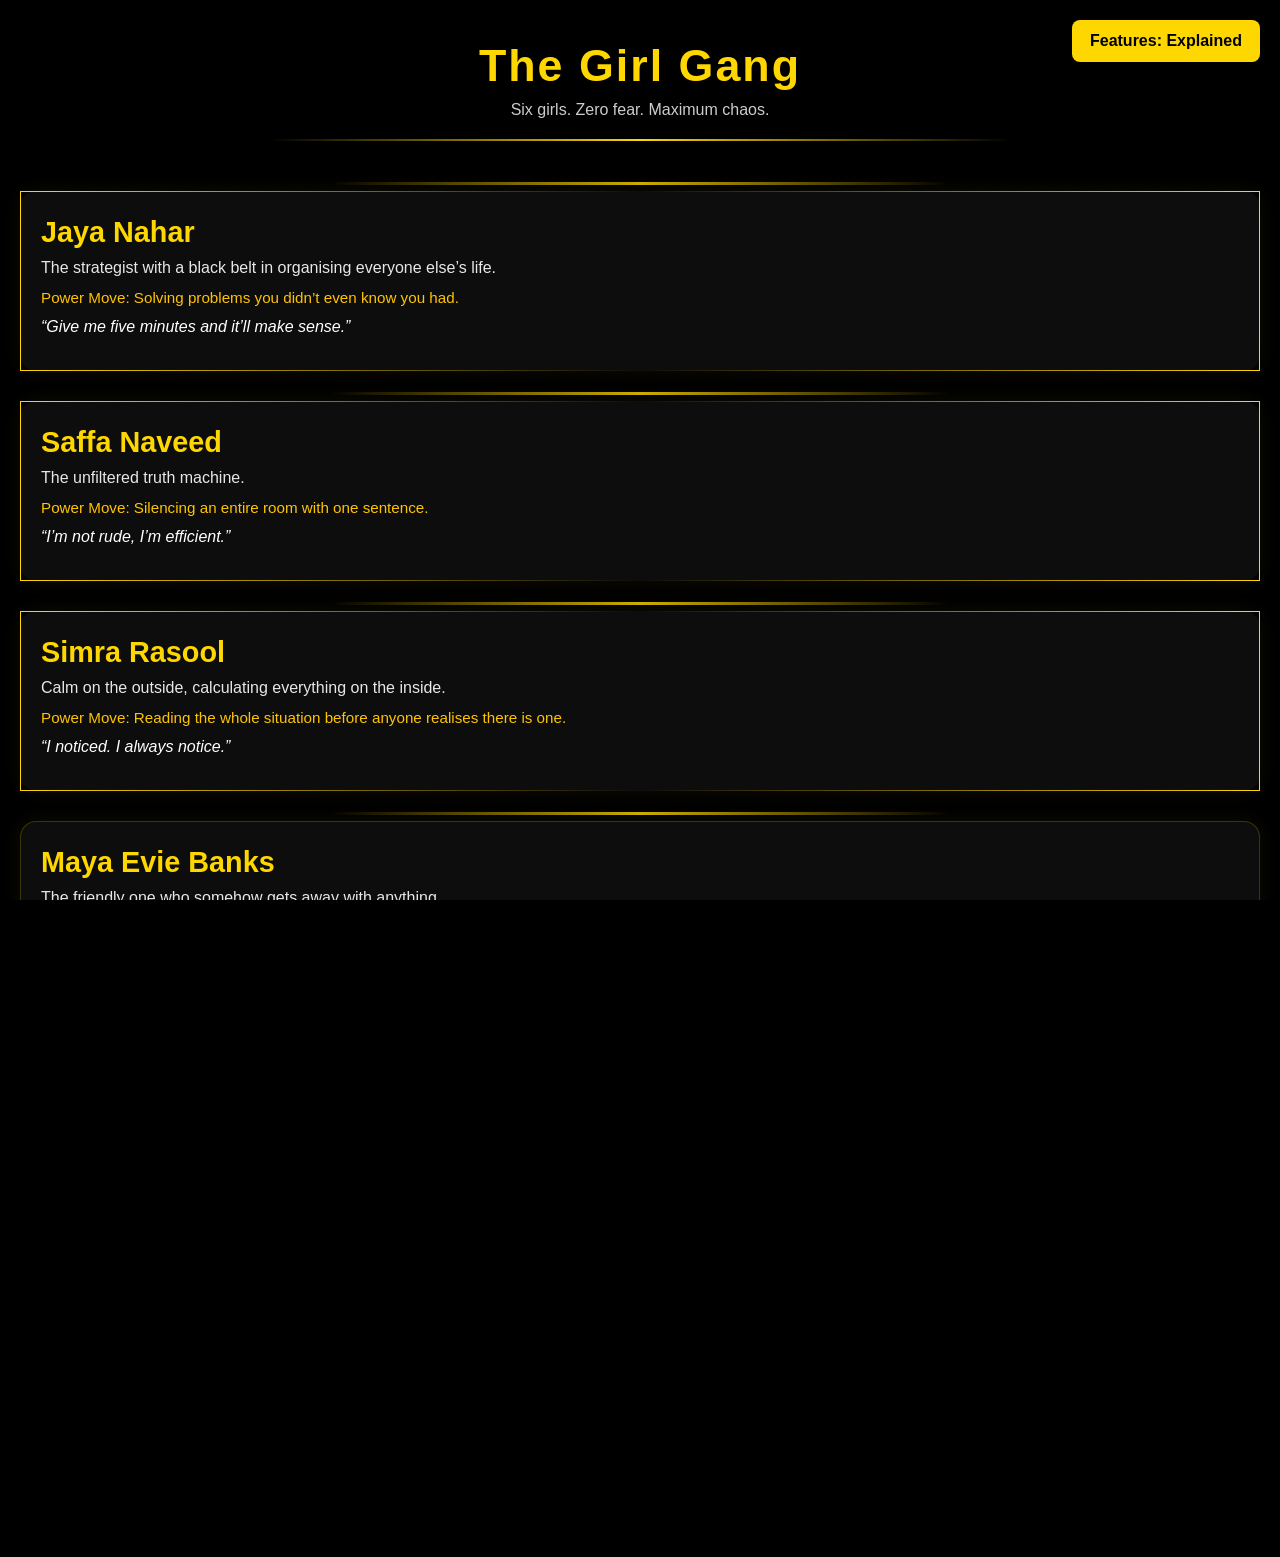
<file: index.html>
<!DOCTYPE html>
<html lang="en">
<head>
  <script>(function(w,d,s,l,i){w[l]=w[l]||[];w[l].push({'gtm.start':new Date().getTime(),event:'gtm.js'});var f=d.getElementsByTagName(s)[0],j=d.createElement(s),dl=l!='dataLayer'?'&l='+l:'';j.async=true;j.src='https://www.googletagmanager.com/gtm.js?id='+i+dl;f.parentNode.insertBefore(j,f);})(window,document,'script','dataLayer','GTM-5QFNR8NB');</script>
  <meta charset="UTF-8" />
  <meta name="viewport" content="width=device-width, initial-scale=1.0" />
  <title>The Girl Gang</title>
  <meta name="google-site-verification" content="v8RBVgenjuedK_qLobbjBKBWvCgAGpJ-OgRE2Tj2tcQ" />
  <link rel="canocial" href="https://the-girl-gang.netlify.app" />
  <meta name="viewport" content="Meet the Girl Gang — six chaotic legends, one unforgettable story. Explore their world, their drama, and their dangerously funny antics." />
  <link rel="stylesheet" href="css/styles-core.css" />
  <link rel="stylesheet" href="css/styles-flair.css" />
  <link rel="stylesheet" href="css/styles-ultra.css" />
  <link rel="icon" type="image/png" sizes="16x16" href="/favicons/favicon-16.png">
  <link rel="icon" type="image/png" sizes="32x32" href="/favicons/favicon-32.png">
  <link rel="icon" type="image/png" sizes="48x48" href="/favicons/favicon-48.png">
  <link rel="icon" type="image/png" sizes="64x64" href="/favicons/favicon-64.png">
  <link rel="icon" type="image/png" sizes="128x128" href="/favicons/favicon-128.png">
  <link rel="apple-touch-icon" sizes="180x180" href="/favicons/favicon-180.png">
</head>
<body>

  <!-- Google Tag Manager (noscript) -->
  <noscript><iframe src="https://www.googletagmanager.com/ns.html?id=GTM-5QFNR8NB"
  height="0" width="0" style="display:none;visibility:hidden"></iframe></noscript>
<!-- End Google Tag Manager (noscript) -->

  <a href="features-explained" id="gold-float-btn">Features: Explained</a>
  
  <header id="main-header">
    <h1 id="title">The Girl Gang</h1>
    <p id="tagline">Six girls. Zero fear. Maximum chaos.</p>
    <div id="header-divider"></div>
  </header>
  
  <main id="card-container">

    <!-- JAYA -->
    <section class="card" data-name="jaya">
      <h2 class="card-name">Jaya Nahar</h2>
      <p class="card-vibe">The strategist with a black belt in organising everyone else’s life.</p>
      <p class="card-power">Power Move: Solving problems you didn’t even know you had.</p>
      <p class="card-quote">“Give me five minutes and it’ll make sense.”</p>
      <div class="bonus-quotes">
        <p>“I don’t control everything… just most things.”</p>
        <p>“Please. I’ve already planned your excuse.”</p>
      </div>
    </section>

    <!-- SAFFA -->
    <section class="card" data-name="saffa">
      <h2 class="card-name">Saffa Naveed</h2>
      <p class="card-vibe">The unfiltered truth machine.</p>
      <p class="card-power">Power Move: Silencing an entire room with one sentence.</p>
      <p class="card-quote">“I’m not rude, I’m efficient.”</p>
      <div class="bonus-quotes">
        <p>“If I wanted to be nice, I would’ve stayed quiet.”</p>
        <p>“I don’t sugarcoat. I’m not a bakery.”</p>
      </div>
    </section>

    <!-- SIMRA -->
    <section class="card" data-name="simra">
      <h2 class="card-name">Simra Rasool</h2>
      <p class="card-vibe">Calm on the outside, calculating everything on the inside.</p>
      <p class="card-power">Power Move: Reading the whole situation before anyone realises there is one.</p>
      <p class="card-quote">“I noticed. I always notice.”</p>
      <div class="bonus-quotes">
        <p>“I clocked that before you even blinked.”</p>
        <p>“I wasn’t judging… out loud.”</p>
      </div>
    </section>

    <!-- MAYA -->
    <section class="card" data-name="maya">
      <h2 class="card-name">Maya Evie Banks</h2>
      <p class="card-vibe">The friendly one who somehow gets away with anything.</p>
      <p class="card-power">Power Move: Social stealth mode.</p>
      <p class="card-quote">“It wasn’t me… but it could’ve been.”</p>
      <div class="bonus-quotes">
        <p>“I didn’t start it. I just made it interesting.”</p>
        <p>“If you saw it, no you didn’t.”</p>
      </div>
    </section>

    <!-- JAVAIREA -->
    <section class="card" data-name="javairea">
      <h2 class="card-name">Javairea Mudassar</h2>
      <p class="card-vibe">The wildcard with elite comeback timing.</p>
      <p class="card-power">Power Move: Turning an insult into a comedy special.</p>
      <p class="card-quote">“You walked into that one yourself.”</p>
      <div class="bonus-quotes">
        <p>“I roast because I care.”</p>
        <p>“Relax, it was a joke… mostly.”</p>
      </div>
    </section>

    <!-- HALLE -->
    <section class="card" data-name="halle">
      <h2 class="card-name">Halle Ward</h2>
      <p class="card-vibe">Energy of a main character who didn’t ask for the role.</p>
      <p class="card-power">Power Move: Accidentally starting chaos and fixing it in the same hour.</p>
      <p class="card-quote">“Wait— actually, that kinda worked.”</p>
      <div class="bonus-quotes">
        <p>“It wasn’t chaos until I arrived.”</p>
        <p>“Trust the process. Actually no— trust me.”</p>
      </div>
    </section>

  </main>

  <!-- Ribbon Footer -->
  <footer id="footer">
    <p>Made by Hassaan</p>
  </footer>

  <!-- Scripts -->
  <script src="js/effects-core.js"></script>
  <script src="js/effects-rare.js"></script>
  <script src="js/themes.js"></script>
  <script src="js/easter-eggs.js"></script>
  <script src="js/audio.js"></script>
  <script src="js/mega-effects.js"></script>
  <script src="js/ultra-engine.js"></script>
  <script src="js/flair-core.js"></script>

</body>
</html>
</file>
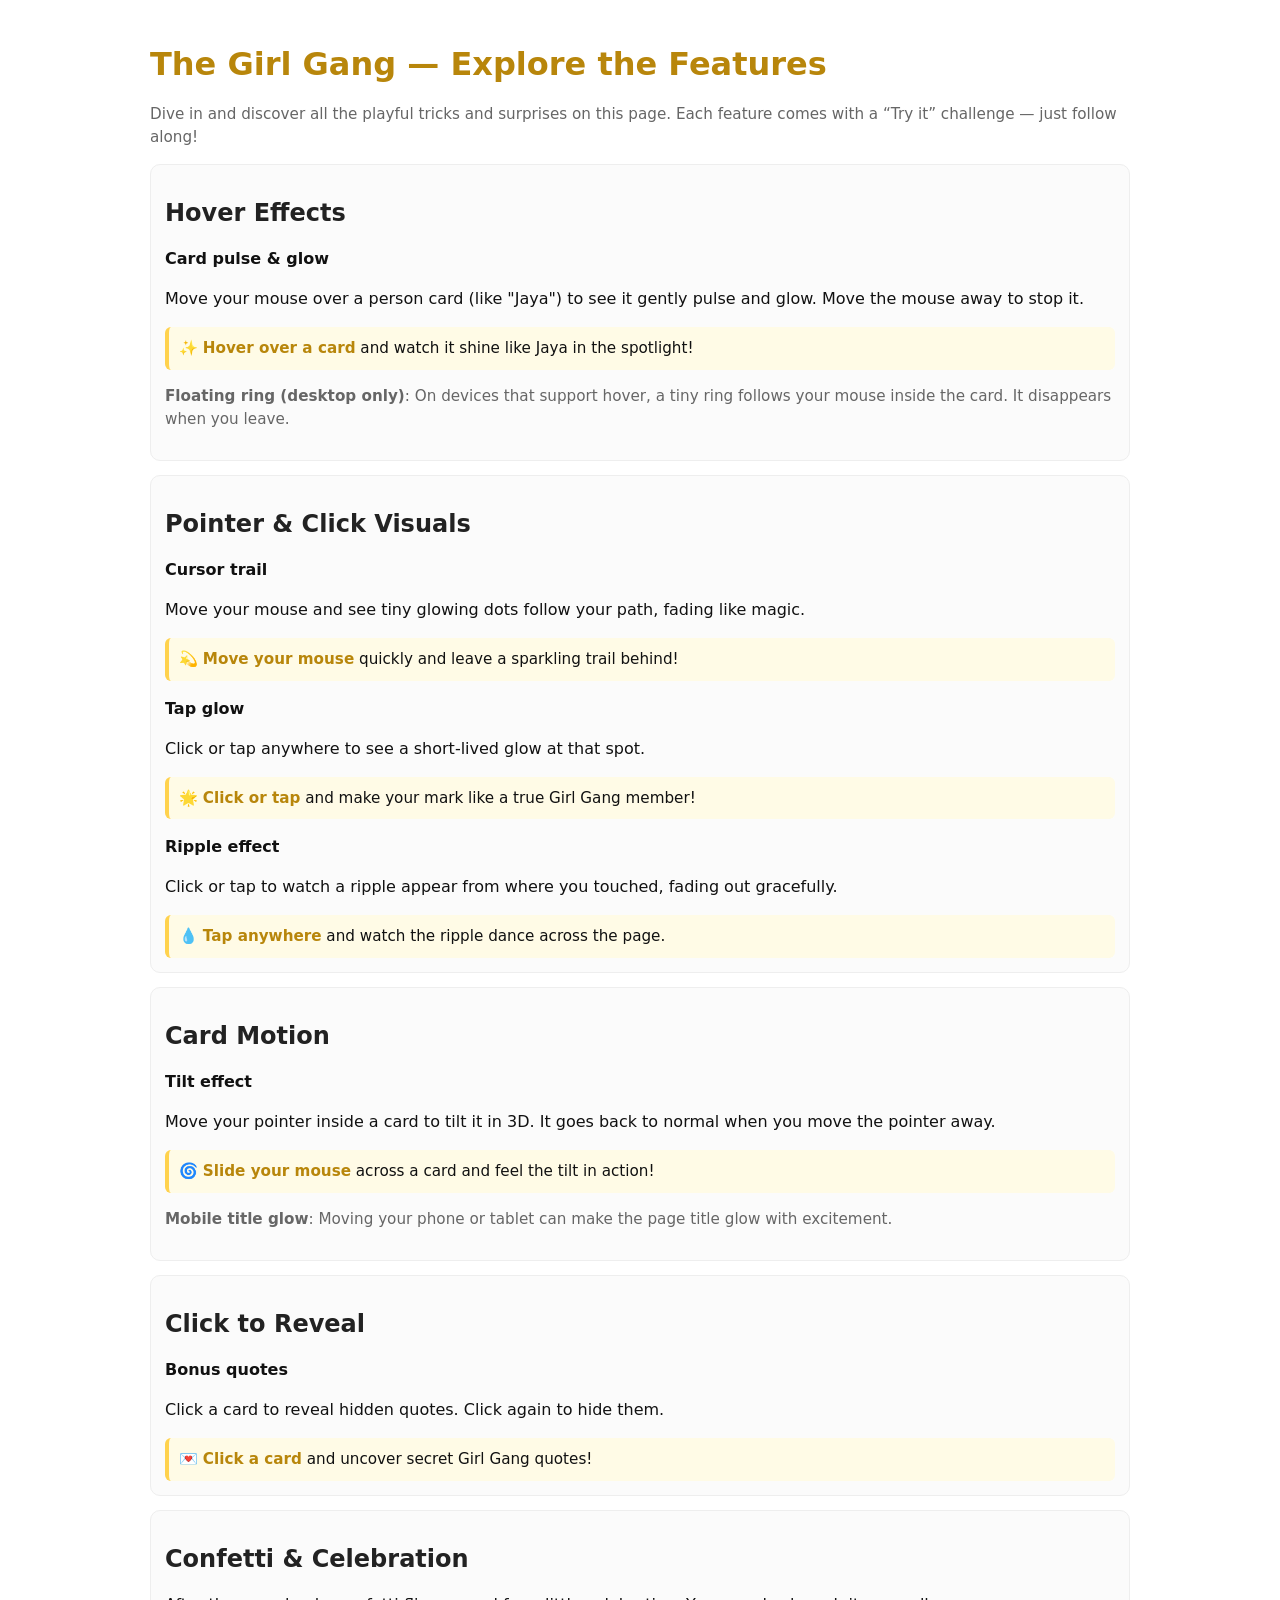
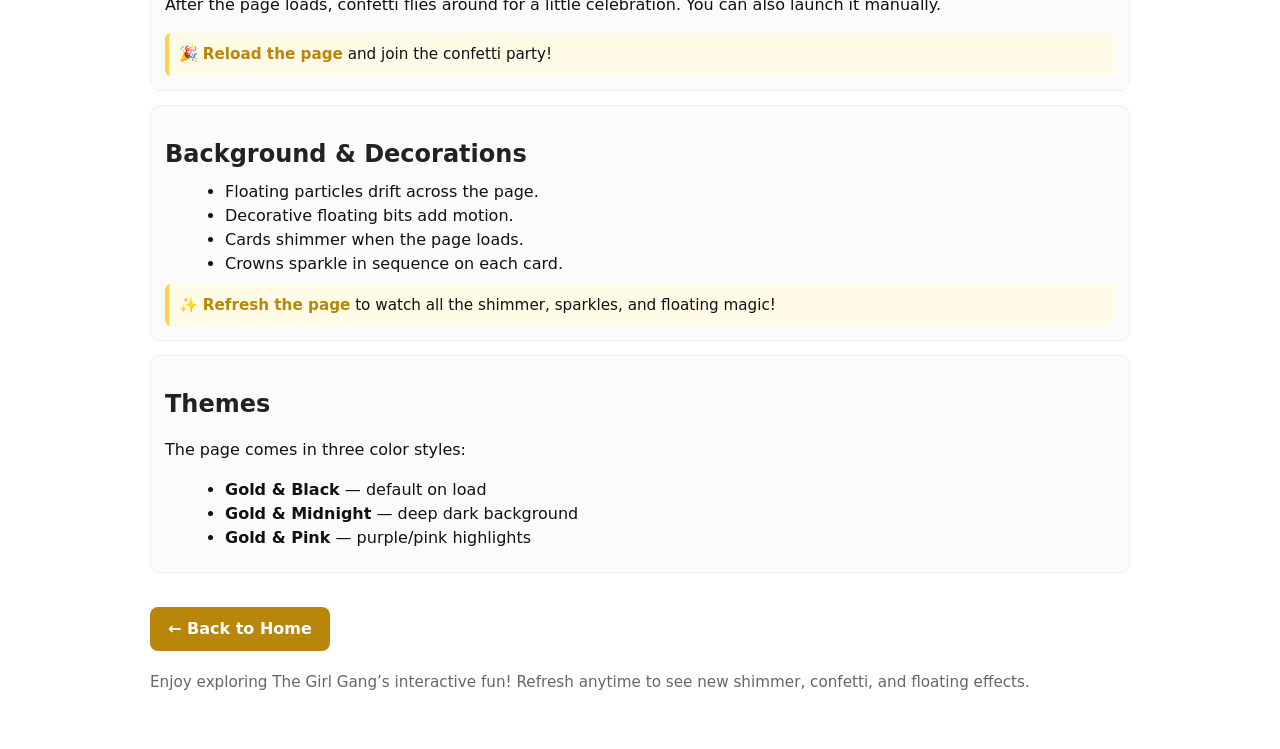
<file: features-explained.html>
<!doctype html>
<html lang="en">
<head>
  <meta charset="utf-8" />
  <meta name="viewport" content="width=device-width,initial-scale=1" />
  <title>The Girl Gang — Explore the Features</title>
  <style>
    :root{--accent:#b8860b;--muted:#666;--panel:#fbfbfb}
    body{font-family:system-ui,-apple-system,"Segoe UI",Roboto,Helvetica,Arial;margin:22px auto;max-width:980px;color:#111;line-height:1.5;padding:18px}
    h1{color:var(--accent);margin:0 0 8px}
    h2{margin:16px 0 8px;color:#222}
    section{background:var(--panel);border:1px solid #eee;border-radius:10px;padding:14px;margin:14px 0}
    .try{background:#fffbe6;border-left:4px solid #ffd24d;padding:10px;border-radius:6px;margin-top:8px;font-weight:500;font-size:0.95rem}
    .try span{color:#b8860b;font-weight:bold}
    ul{margin:8px 0 8px 20px}
    .small{color:var(--muted);font-size:0.95rem}
    footer{margin-top:20px;color:var(--muted);font-size:0.95rem}
    a{display:inline-block;margin-top:20px;padding:10px 18px;background:#b8860b;color:white;text-decoration:none;border-radius:8px;font-weight:600;}
  </style>
</head>
<body>
  <h1>The Girl Gang — Explore the Features</h1>
  <p class="small">Dive in and discover all the playful tricks and surprises on this page. Each feature comes with a “Try it” challenge — just follow along!</p>

  <section>
    <h2>Hover Effects</h2>
    <p><strong>Card pulse & glow</strong></p>
    <p>Move your mouse over a person card (like "Jaya") to see it gently pulse and glow. Move the mouse away to stop it.</p>
    <div class="try">✨ <span>Hover over a card</span> and watch it shine like Jaya in the spotlight!</div>

    <p class="small"><strong>Floating ring (desktop only)</strong>: On devices that support hover, a tiny ring follows your mouse inside the card. It disappears when you leave.</p>
  </section>

  <section>
    <h2>Pointer & Click Visuals</h2>
    <p><strong>Cursor trail</strong></p>
    <p>Move your mouse and see tiny glowing dots follow your path, fading like magic.</p>
    <div class="try">💫 <span>Move your mouse</span> quickly and leave a sparkling trail behind!</div>

    <p><strong>Tap glow</strong></p>
    <p>Click or tap anywhere to see a short-lived glow at that spot.</p>
    <div class="try">🌟 <span>Click or tap</span> and make your mark like a true Girl Gang member!</div>

    <p><strong>Ripple effect</strong></p>
    <p>Click or tap to watch a ripple appear from where you touched, fading out gracefully.</p>
    <div class="try">💧 <span>Tap anywhere</span> and watch the ripple dance across the page.</div>
  </section>

  <section>
    <h2>Card Motion</h2>
    <p><strong>Tilt effect</strong></p>
    <p>Move your pointer inside a card to tilt it in 3D. It goes back to normal when you move the pointer away.</p>
    <div class="try">🌀 <span>Slide your mouse</span> across a card and feel the tilt in action!</div>

    <p class="small"><strong>Mobile title glow</strong>: Moving your phone or tablet can make the page title glow with excitement.</p>
  </section>

  <section>
    <h2>Click to Reveal</h2>
    <p><strong>Bonus quotes</strong></p>
    <p>Click a card to reveal hidden quotes. Click again to hide them.</p>
    <div class="try">💌 <span>Click a card</span> and uncover secret Girl Gang quotes!</div>
  </section>

  <section>
    <h2>Confetti & Celebration</h2>
    <p>After the page loads, confetti flies around for a little celebration. You can also launch it manually.</p>
    <div class="try">🎉 <span>Reload the page</span> and join the confetti party!</div>
  </section>

  <section>
    <h2>Background & Decorations</h2>
    <ul>
      <li>Floating particles drift across the page.</li>
      <li>Decorative floating bits add motion.</li>
      <li>Cards shimmer when the page loads.</li>
      <li>Crowns sparkle in sequence on each card.</li>
    </ul>
    <div class="try">✨ <span>Refresh the page</span> to watch all the shimmer, sparkles, and floating magic!</div>
  </section>

  <section>
    <h2>Themes</h2>
    <p>The page comes in three color styles:</p>
    <ul>
      <li><strong>Gold & Black</strong> — default on load</li>
      <li><strong>Gold & Midnight</strong> — deep dark background</li>
      <li><strong>Gold & Pink</strong> — purple/pink highlights</li>
    </ul>
  </section>

  <a href="/">← Back to Home</a>

  <footer>
    <p class="small">Enjoy exploring The Girl Gang’s interactive fun! Refresh anytime to see new shimmer, confetti, and floating effects.</p>
  </footer>
</body>
</html>
</file>
<file: css/styles-core.css>
/* RESET */
* {
  margin: 0;
  padding: 0;
  box-sizing: border-box;
}

html, body {
  height: 100%;
  width: 100%;
  background: #000;
  color: #fff;
  font-family: -apple-system, BlinkMacSystemFont, "Segoe UI", Roboto, sans-serif;
  overflow-x: hidden;
}

/* SMOOTH SCROLLING */
html {
  scroll-behavior: smooth;
}

#gold-float-btn {
    position: fixed;
    top: 20px;
    right: 20px;
    background: gold;
    color: black;
    padding: 12px 18px;
    border-radius: 8px;
    font-weight: bold;
    text-decoration: none;
    box-shadow: 0 0 12px rgba(0,0,0,0.25);
    z-index: 9999;
    transition: transform 0.2s ease, box-shadow 0.2s ease;
}

  #gold-float-btn:hover {
    transform: scale(1.06);
    box-shadow: 0 0 18px rgba(0,0,0,0.35);
  }

/* HEADER */
#main-header {
  text-align: center;
  padding: 40px 20px 20px;
  position: relative;
}

#title {
  font-size: 2.8rem;
  font-weight: 700;
  letter-spacing: 2px;
  color: gold;
}

#tagline {
  margin-top: 10px;
  font-size: 1rem;
  opacity: 0.8;
}

#header-divider {
  width: 60%;
  height: 2px;
  background: linear-gradient(90deg, transparent, gold, transparent);
  margin: 20px auto 0;
  border-radius: 20px;
}

/* CARD WRAPPER */
#card-container {
  display: flex;
  flex-direction: column;
  gap: 30px;
  padding: 30px 20px 60px;
  position: relative;
}

/* CARD */
.card {
  background: #0d0d0d;
  border: 1px solid rgba(255, 215, 0, 0.2);
  border-radius: 16px;
  padding: 24px 20px;
  box-shadow: 0 0 20px rgba(255, 215, 0, 0.06);
  transition: transform 0.2s ease, box-shadow 0.2s ease;
  position: relative;
}

/* CARD HOVER (desktop only) */
@media (hover: hover) {
  .card:hover {
    transform: translateY(-4px);
    box-shadow: 0 0 25px rgba(255, 215, 0, 0.25);
  }
}

/* CARD CONTENT */
.card-name {
  font-size: 1.8rem;
  color: gold;
  margin-bottom: 10px;
  font-weight: 600;
}

.card-vibe {
  margin-bottom: 12px;
  font-size: 1rem;
  opacity: 0.9;
}

.card-power {
  margin-bottom: 12px;
  font-size: 0.95rem;
  color: #ffc400;
}

.card-quote {
  margin-bottom: 10px;
  font-size: 1rem;
  font-style: italic;
}

/* BONUS QUOTES (initially hidden via JS) */
.bonus-quotes {
  margin-top: 15px;
  display: none;
  opacity: 0;
  transition: opacity 0.3s ease;
}

.bonus-quotes p {
  margin-bottom: 6px;
  font-size: 0.95rem;
  opacity: 0.85;
}

/* FOOTER */
#footer {
  text-align: center;
  padding: 20px 0 40px;
  font-size: 0.9rem;
  opacity: 0.7;
}
</file>
<file: css/styles-flair.css>
/* ============================================================
   GLOBAL FLAIR LAYER — glow, shimmer, sparkle, breathing, depth
   ============================================================ */

/* GOLD GLOW UTILITY */
.glow-gold {
  box-shadow: 0 0 20px rgba(255, 215, 0, 0.3);
}

/* HEADER SHIMMER */
#title {
  position: relative;
  overflow: hidden;
}

#title::after {
  content: "";
  position: absolute;
  top: 0;
  left: -120%;
  height: 100%;
  width: 120%;
  background: linear-gradient(
    120deg,
    transparent 40%,
    rgba(255, 215, 0, 0.5),
    transparent 60%
  );
  transform: skewX(-25deg);
  animation: titleShimmer 6s infinite ease-in-out;
}

@keyframes titleShimmer {
  0% { left: -120%; }
  40% { left: 140%; }
  100% { left: 140%; }
}

/* HEADER CROWN EFFECT (activated by JS) */
#title.crowned::before {
  content: "👑";
  position: absolute;
  top: -40px;
  left: 50%;
  transform: translateX(-50%);
  font-size: 2.2rem;
  opacity: 0;
  animation: crownDrop 0.6s forwards ease-out;
}

@keyframes crownDrop {
  0% { transform: translate(-50%, -60px); opacity: 0; }
  100% { transform: translate(-50%, 0); opacity: 1; }
}

/* BACKGROUND SPARKLE LAYER (particle container) */
#sparkle-layer {
  position: fixed;
  top: 0; left: 0;
  width: 100%; height: 100%;
  pointer-events: none;
  overflow: hidden;
  z-index: -1;
}

/* DEEP GLOW BACKDROP */
body::before {
  content: "";
  position: fixed;
  inset: 0;
  background: radial-gradient(
    circle at center,
    rgba(255, 215, 0, 0.1),
    transparent 70%
  );
  z-index: -2;
}

/* CARD SHIMMER BORDER (JS toggles class) */
.card.shimmering {
  border-image: linear-gradient(90deg, gold, transparent, gold) 1;
  animation: shimmerBorder 2.5s infinite linear;
}

@keyframes shimmerBorder {
  0% { border-image: linear-gradient(90deg, transparent, gold) 1; }
  50% { border-image: linear-gradient(90deg, gold, transparent) 1; }
  100% { border-image: linear-gradient(90deg, transparent, gold) 1; }
}

/* CARD “BREATHING” ANIMATION */
.card.breathe {
  animation: cardBreath 6s infinite ease-in-out;
}

@keyframes cardBreath {
  0% { transform: scale(1); }
  50% { transform: scale(1.015); }
  100% { transform: scale(1); }
}

/* FLOATING EMOJI ZONE */
.card .emoji-float {
  display: inline-block;
  animation: floatEmoji 4s infinite ease-in-out;
}

@keyframes floatEmoji {
  0% { transform: translateY(0); }
  50% { transform: translateY(-6px); }
  100% { transform: translateY(0); }
}

/* TAP SHIMMER EFFECT */
.tap-shimmer {
  position: absolute;
  width: 90px;
  height: 90px;
  background: radial-gradient(
    circle,
    rgba(255, 215, 0, 0.7),
    transparent 60%
  );
  border-radius: 50%;
  pointer-events: none;
  opacity: 0;
  transform: scale(0.1);
  animation: tapShimmerFade 0.6s forwards ease-out;
}

@keyframes tapShimmerFade {
  0% { opacity: 0.6; transform: scale(0.1); }
  100% { opacity: 0; transform: scale(1.6); }
}

/* CARD EDGE GLOW ACTIVATOR */
.card.edge-glow {
  box-shadow:
    0 0 10px rgba(255, 215, 0, 0.6),
    0 0 40px rgba(255, 215, 0, 0.3);
}

/* HEADER GLOW PULSE */
#main-header.glow-pulse {
  animation: headerPulse 4s infinite ease-in-out;
}

@keyframes headerPulse {
  0% { text-shadow: 0 0 6px rgba(255, 215, 0, 0.4); }
  50% { text-shadow: 0 0 20px rgba(255, 215, 0, 0.9); }
  100% { text-shadow: 0 0 6px rgba(255, 215, 0, 0.4); }
}

/* TAP GLOW */
.tap-glow {
  position: fixed;
  width: 80px;
  height: 80px;
  border-radius: 50%;
  background: rgba(255, 215, 0, 0.25);
  transform: translate(-50%, -50%);
  pointer-events: none;
  animation: tapFade 0.4s ease-out forwards;
}

@keyframes tapFade {
  0% { transform: translate(-50%, -50%) scale(0.2); opacity: 1; }
  100% { transform: translate(-50%, -50%) scale(1.4); opacity: 0; }
}


/* CROWN SHIMMER */
.crown-shimmer {
  position: absolute;
  top: -10px;
  left: 50%;
  transform: translateX(-50%);
  width: 50%;
  height: 3px;
  background: linear-gradient(90deg, transparent, gold, transparent);
  opacity: 0.8;
  border-radius: 20px;
  animation: crownGlow 2s infinite ease-in-out;
}

@keyframes crownGlow {
  0% { opacity: 0.2; }
  50% { opacity: 1; }
  100% { opacity: 0.2; }
}

/* HOVER RING */
.hover-ring {
  position: absolute;
  width: 60px;
  height: 60px;
  pointer-events: none;
  border-radius: 50%;
  border: 2px solid rgba(255, 215, 0, 0.4);
  transform: translate(-50%, -50%);
  transition: 0.05s linear;
  left: -9999px;
  top: -9999px;
}
</file>
<file: css/styles-ultra.css>
/* ============================================================
   ULTRA EFFECTS LAYER — particles, ripples, motion lighting,
   confetti-ready zones, depth fields, parallax, tilt shadows
   ============================================================ */


/* === GLOBAL PARTICLE CONTAINER === */
#particle-field {
  position: fixed;
  top: 0; left: 0;
  width: 100vw; height: 100vh;
  pointer-events: none;
  overflow: hidden;
  z-index: -3;
}

/* PARTICLE STYLE (JS adds <div class="p">) */
.p {
  position: absolute;
  width: 6px; height: 6px;
  border-radius: 50%;
  background: rgba(255, 215, 0, 0.9);
  opacity: 0.9;
  filter: blur(1px);
  pointer-events: none;
  animation: particleFloat 6s linear forwards;
}

/* FLOAT UP + FADE */
@keyframes particleFloat {
  0% { transform: translateY(0); opacity: 1; }
  100% { transform: translateY(-120vh); opacity: 0; }
}


/* === RIPPLE FIELDS === */
.ripple-field {
  position: relative;
  overflow: hidden;
}

.ripple {
  position: absolute;
  width: 40px; height: 40px;
  border-radius: 50%;
  background: radial-gradient(circle,
    rgba(255, 215, 0, 0.5),
    transparent 70%
  );
  transform: scale(0.1);
  opacity: 0.7;
  pointer-events: none;
  animation: rippleExpand 0.7s ease-out forwards;
}

@keyframes rippleExpand {
  0% { transform: scale(0.1); opacity: 0.7; }
  100% { transform: scale(1.8); opacity: 0; }
}


/* === MOVEMENT-REACTIVE GLOW FIELD (gyro-based) === */
.motion-glow {
  transition: box-shadow 0.15s ease-out;
}

.motion-glow.active {
  box-shadow:
    0 0 20px rgba(255,215,0,0.6),
    0 0 60px rgba(255,215,0,0.3);
}


/* === PARALLAX FLOAT LAYER === */
#parallax-layer {
  position: fixed;
  inset: 0;
  pointer-events: none;
  z-index: -4;
}

.parallax-bit {
  position: absolute;
  width: 16px; height: 16px;
  border-radius: 50%;
  background: rgba(255, 215, 0, 0.2);
  filter: blur(3px);
  animation: parallaxFloat 12s infinite ease-in-out;
}

@keyframes parallaxFloat {
  0% { transform: translateY(0); }
  50% { transform: translateY(-30px); }
  100% { transform: translateY(0); }
}


/* === SOFT DEPTH FIELD === */
#depth-field {
  position: fixed;
  inset: 0;
  pointer-events: none;
  background: radial-gradient(
    circle at center,
    rgba(255,215,0,0.05),
    transparent 80%
  );
  z-index: -5;
}


/* === CARD TILT SHADOW (JS toggles .tilted) === */
.card.tilted {
  transform: rotate3d(var(--tiltX), var(--tiltY), 0, 6deg);
  box-shadow:
    calc(var(--tiltY) * 20px) calc(var(--tiltX) * -20px) 40px rgba(255, 215, 0, 0.4);
  transition: transform 0.08s linear, box-shadow 0.1s linear;
}


/* === CONFETTI READY CONTAINER === */
#confetti-zone {
  position: fixed;
  inset: 0;
  pointer-events: none;
  overflow: hidden;
  z-index: 9999;
}

.confetti-piece {
  position: absolute;
  width: 10px; height: 14px;
  opacity: 0.9;
  transform: rotate(0deg);
  animation: confettiFall 3.5s linear forwards;
}

/* Confetti colours — gold palette */
.confetti-g1 { background: #ffe680; }
.confetti-g2 { background: #ffd700; }
.confetti-g3 { background: #c9a200; }
.confetti-g4 { background: #fff7d1; }

@keyframes confettiFall {
  0% {
    transform: translateY(-20px) rotate(0deg);
  }
  100% {
    transform: translateY(120vh) rotate(360deg);
  }
}


/* === SHAKE EFFECT (for correct/wrong flip moments) === */
.shake {
  animation: shakeAnim 0.4s ease-out;
}

@keyframes shakeAnim {
  0% { transform: translateX(0); }
  25% { transform: translateX(-5px); }
  50% { transform: translateX(5px); }
  75% { transform: translateX(-3px); }
  100% { transform: translateX(0); }
}


/* === ULTRA GLOW FOR SPECIAL MOMENTS === */
.ultra-glow {
  animation: ultraGlowPulse 1.8s infinite ease-in-out;
}

@keyframes ultraGlowPulse {
  0% { text-shadow: 0 0 8px gold; }
  50% { text-shadow: 0 0 28px gold; }
  100% { text-shadow: 0 0 8px gold; }
}
</file>
